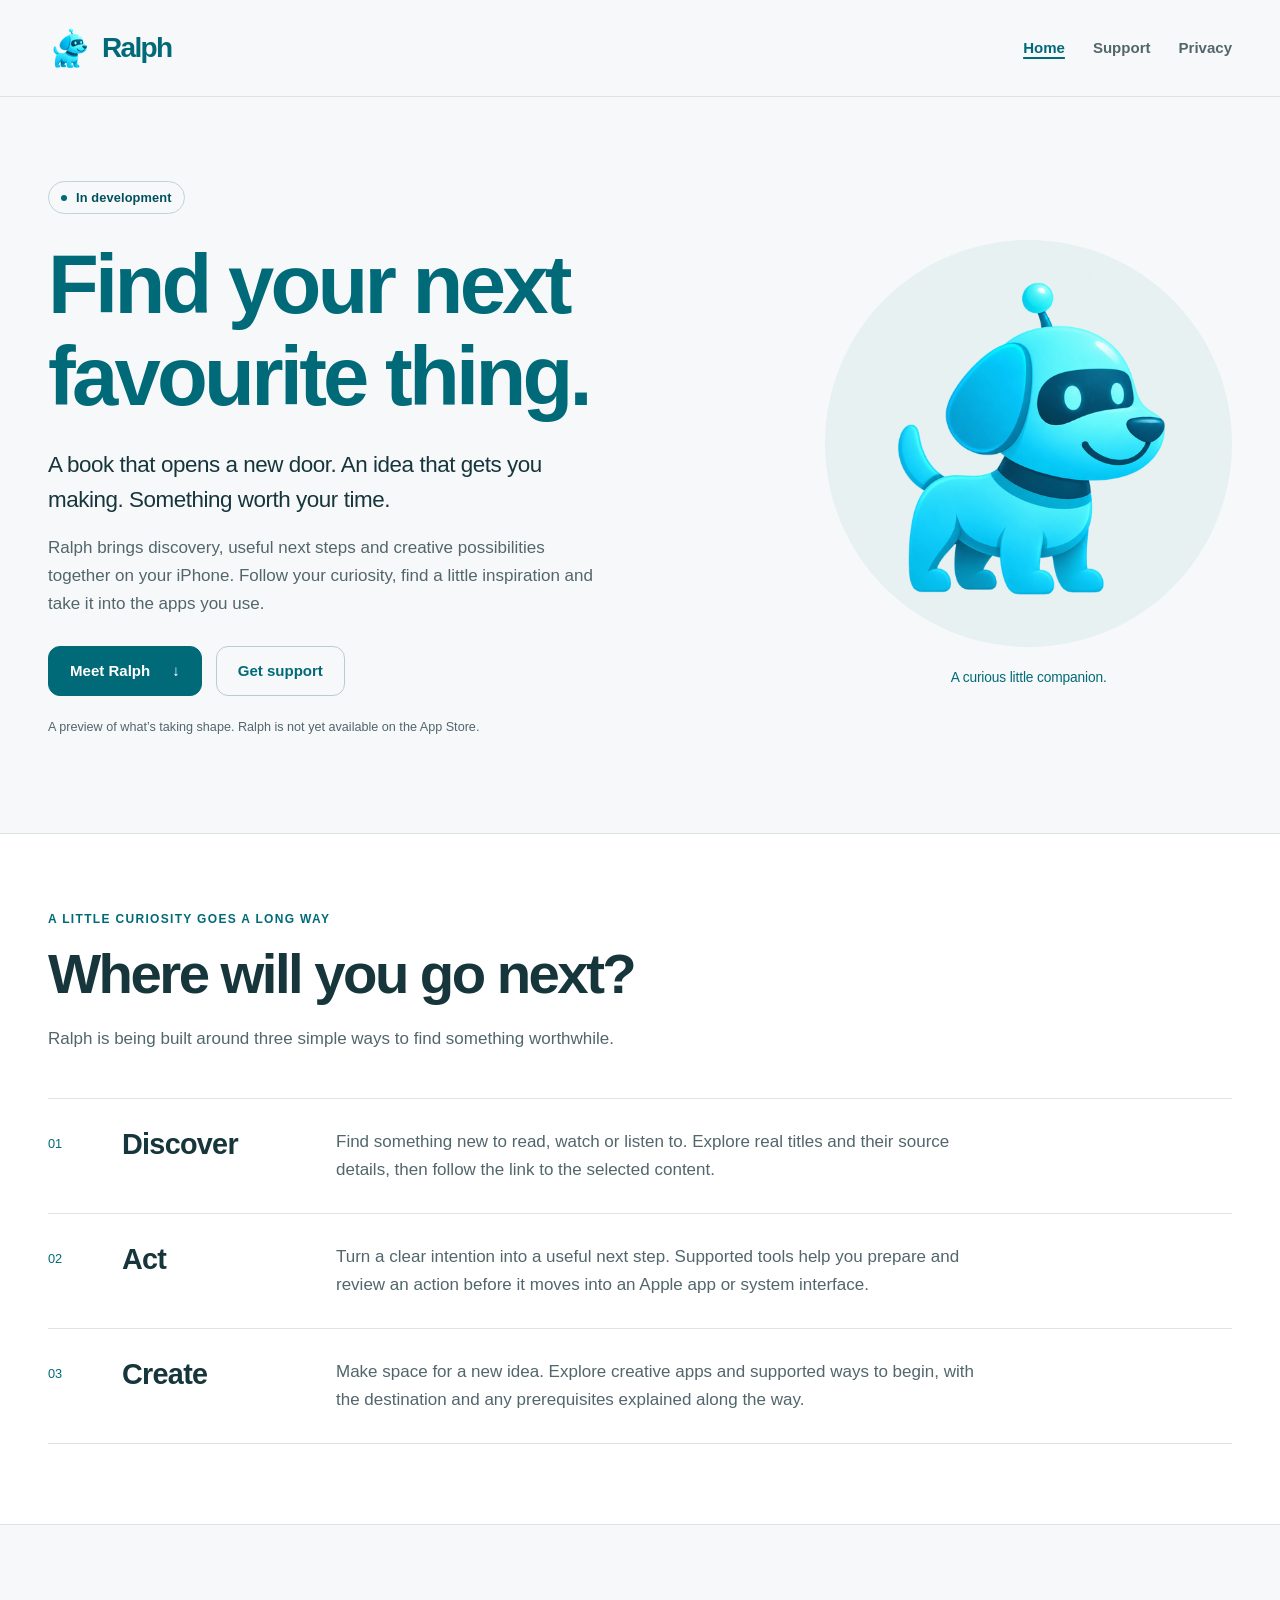
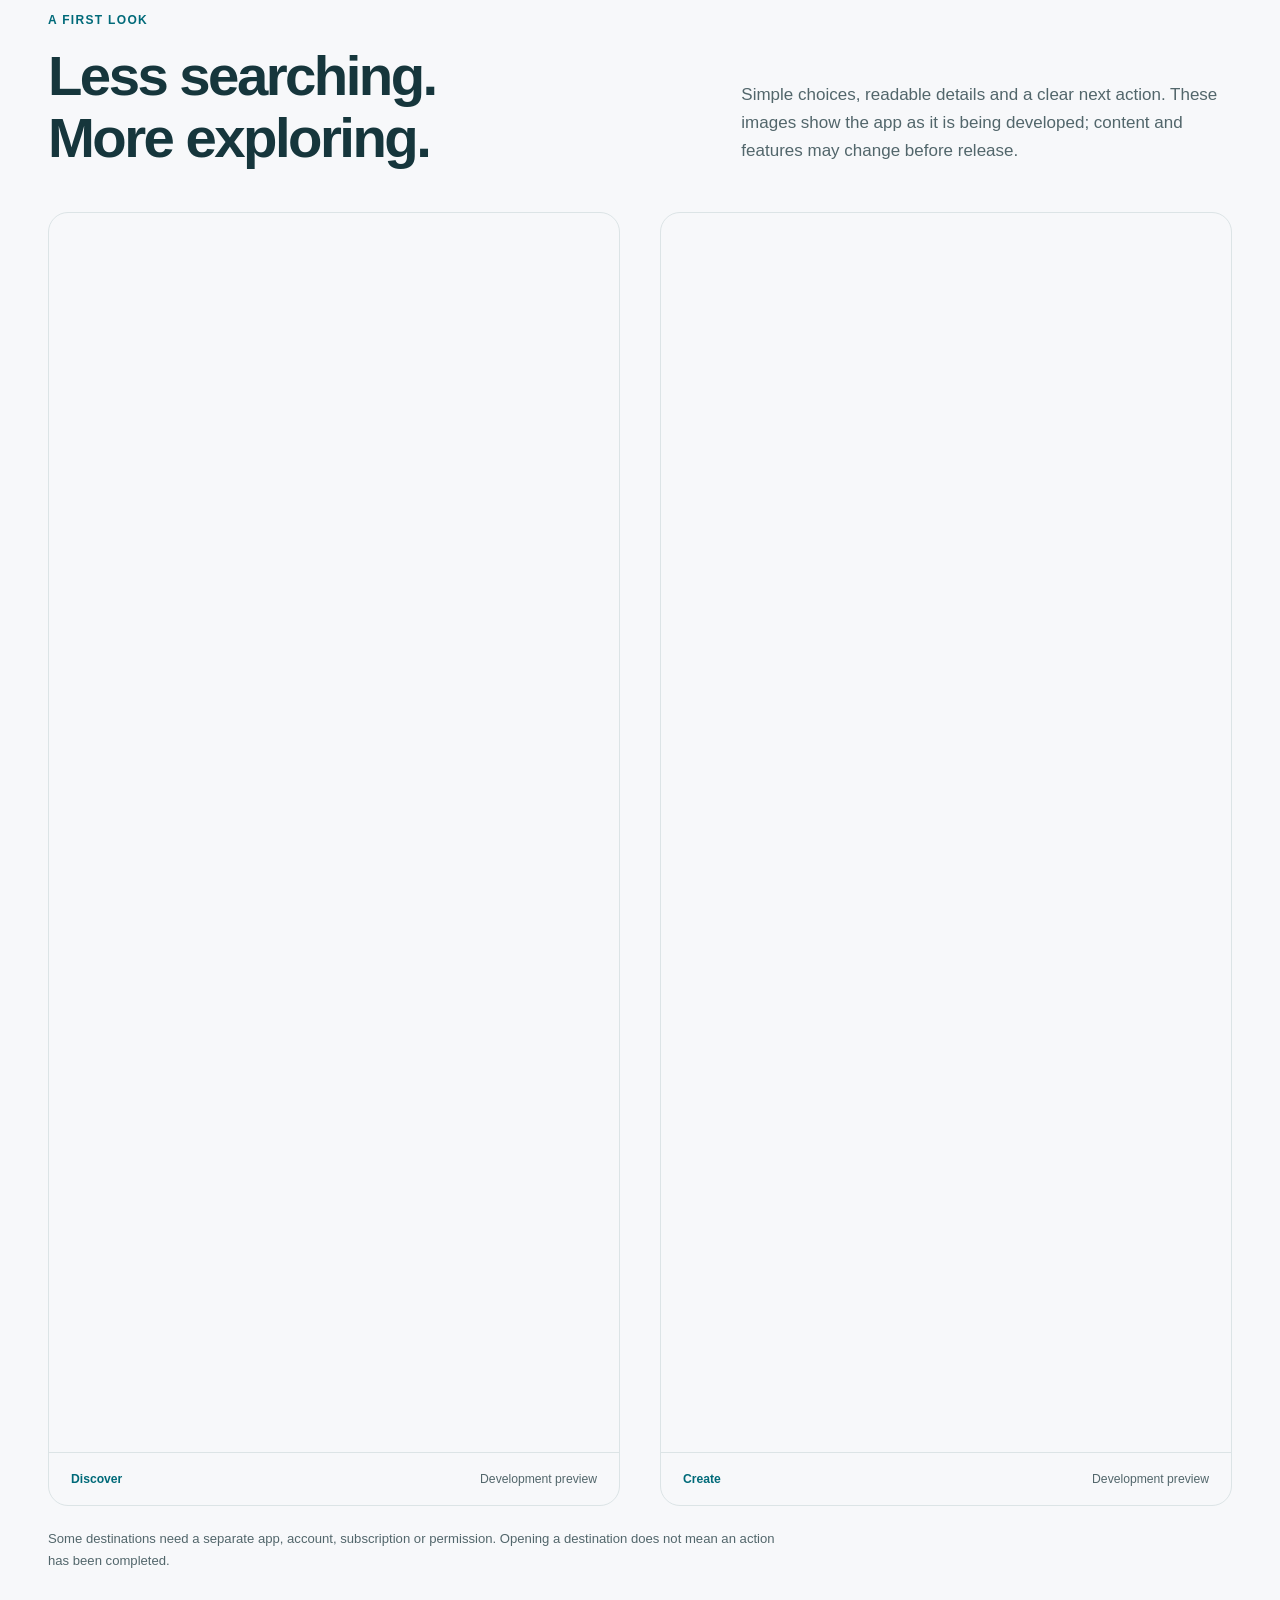
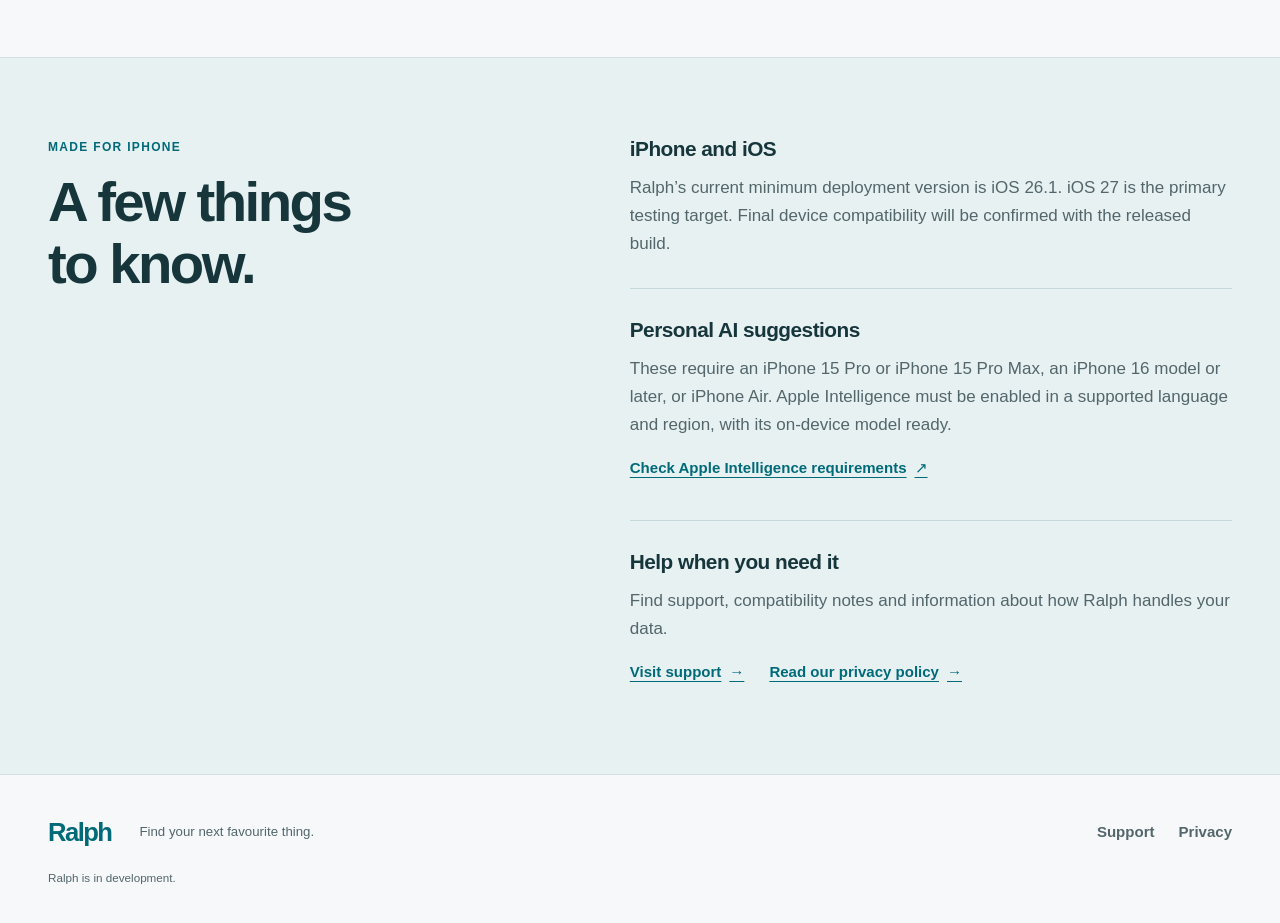
<file: index.html>
<!doctype html>
<!-- Purpose: Introduce Ralph, its current development preview and iPhone requirements. -->
<html lang="en-AU">
<head>
  <meta charset="utf-8">
  <meta name="viewport" content="width=device-width, initial-scale=1">
  <meta name="description" content="Ralph helps you find your next favourite thing. Explore a preview of Discover, Act and Create for iPhone, with support and privacy information.">
  <meta name="theme-color" content="#006A79">
  <meta http-equiv="Content-Security-Policy" content="default-src 'self'; img-src 'self'; style-src 'self'; script-src 'none'; object-src 'none'; base-uri 'none'; form-action 'none'">
  <meta property="og:title" content="Ralph — Find your next favourite thing">
  <meta property="og:description" content="A little curiosity. A worthwhile discovery. Meet Ralph, an iPhone app in development.">
  <meta property="og:type" content="website">
  <meta property="og:url" content="https://lukeb-aidev.github.io/ralph-site/">
  <meta property="og:image" content="https://lukeb-aidev.github.io/ralph-site/assets/ralph-icon.png?v=854c5dc3bb1d">
  <meta property="og:image:alt" content="Ralph’s friendly teal robot puppy">
  <link rel="canonical" href="https://lukeb-aidev.github.io/ralph-site/">
  <link rel="icon" type="image/png" sizes="64x64" href="assets/ralph-icon-64.png?v=854c5dc3bb1d">
  <link rel="icon" type="image/png" sizes="128x128" href="assets/ralph-icon-128.png?v=854c5dc3bb1d">
  <link rel="stylesheet" href="assets/styles.css">
  <title>Ralph — Find your next favourite thing</title>
</head>
<body>
  <a class="skip-link" href="#main">Skip to content</a>
  <header class="site-header">
    <div class="shell header-inner">
      <a class="brand" href="./" aria-label="Ralph home">
        <img src="assets/ralph-icon-64.png?v=854c5dc3bb1d" srcset="assets/ralph-icon-64.png?v=854c5dc3bb1d 64w, assets/ralph-icon-128.png?v=854c5dc3bb1d 128w" sizes="(max-width: 430px) 30px, (max-width: 760px) 36px, 44px" width="44" height="44" alt="">
        <span>Ralph</span>
      </a>
      <nav class="nav" aria-label="Main navigation">
        <a href="./" aria-current="page">Home</a>
        <a href="support/">Support</a>
        <a href="privacy/">Privacy</a>
      </nav>
    </div>
  </header>

  <main id="main">
    <section class="hero shell" aria-labelledby="hero-title">
      <div class="hero-copy">
        <span class="status"><span aria-hidden="true"></span> In development</span>
        <h1 id="hero-title">Find your next<br class="desktop-break"> favourite thing.</h1>
        <p class="lede">A book that opens a new door. An idea that gets you making. Something worth your time.</p>
        <p class="hero-description">Ralph brings discovery, useful next steps and creative possibilities together on your iPhone. Follow your curiosity, find a little inspiration and take it into the apps you use.</p>
        <div class="actions">
          <a class="button" href="#explore">Meet Ralph <span aria-hidden="true">↓</span></a>
          <a class="button button-secondary" href="support/">Get support</a>
        </div>
        <p class="release-note">A preview of what’s taking shape. Ralph is not yet available on the App Store.</p>
      </div>
      <div class="hero-art">
        <div class="mascot-disc">
          <img src="assets/ralph-mascot-1024.png?v=854c5dc3bb1d" srcset="assets/ralph-mascot-512.png?v=854c5dc3bb1d 512w, assets/ralph-mascot-1024.png?v=854c5dc3bb1d 1024w, assets/ralph-mascot-master.png?v=854c5dc3bb1d 1254w" sizes="(max-width: 760px) 107px, (max-width: 1050px) 30vw, 360px" width="1024" height="1024" alt="Ralph, a cheerful teal robot puppy" fetchpriority="high">
        </div>
        <p>A curious little companion.</p>
      </div>
    </section>

    <section class="explore-section" id="explore" aria-labelledby="explore-title">
      <div class="shell">
        <div class="section-intro">
          <p class="eyebrow">A little curiosity goes a long way</p>
          <h2 id="explore-title">Where will you go next?</h2>
          <p>Ralph is being built around three simple ways to find something worthwhile.</p>
        </div>
        <div class="journey-list">
          <article class="journey">
            <span class="journey-number" aria-hidden="true">01</span>
            <h3>Discover</h3>
            <p>Find something new to read, watch or listen to. Explore real titles and their source details, then follow the link to the selected content.</p>
          </article>
          <article class="journey">
            <span class="journey-number" aria-hidden="true">02</span>
            <h3>Act</h3>
            <p>Turn a clear intention into a useful next step. Supported tools help you prepare and review an action before it moves into an Apple app or system interface.</p>
          </article>
          <article class="journey">
            <span class="journey-number" aria-hidden="true">03</span>
            <h3>Create</h3>
            <p>Make space for a new idea. Explore creative apps and supported ways to begin, with the destination and any prerequisites explained along the way.</p>
          </article>
        </div>
      </div>
    </section>

    <section class="preview-section shell" aria-labelledby="preview-title">
      <div class="section-intro preview-intro">
        <div>
          <p class="eyebrow">A first look</p>
          <h2 id="preview-title">Less searching.<br>More exploring.</h2>
        </div>
        <p>Simple choices, readable details and a clear next action. These images show the app as it is being developed; content and features may change before release.</p>
      </div>
      <div class="preview-grid">
        <figure class="preview-panel">
          <img src="assets/discover-preview.png" width="1320" height="2868" alt="Development preview of Ralph’s Discover screen, showing Italian learning books with source details and links to Apple Books." loading="lazy" decoding="async">
          <figcaption><span>Discover</span> <span>Development preview</span></figcaption>
        </figure>
        <figure class="preview-panel">
          <img src="assets/create-preview.png" width="1320" height="2868" alt="Development preview of Ralph’s Create screen, showing creative apps including Apple Invites, with destinations and prerequisites." loading="lazy" decoding="async">
          <figcaption><span>Create</span> <span>Development preview</span></figcaption>
        </figure>
      </div>
      <p class="preview-note">Some destinations need a separate app, account, subscription or permission. Opening a destination does not mean an action has been completed.</p>
    </section>

    <section class="requirements-section" aria-labelledby="requirements-title">
      <div class="shell requirements-layout">
        <div>
          <p class="eyebrow">Made for iPhone</p>
          <h2 id="requirements-title">A few things<br>to know.</h2>
        </div>
        <div class="requirements-copy">
          <div class="requirement">
            <h3>iPhone and iOS</h3>
            <p>Ralph’s current minimum deployment version is iOS 26.1. iOS 27 is the primary testing target. Final device compatibility will be confirmed with the released build.</p>
          </div>
          <div class="requirement">
            <h3>Personal AI suggestions</h3>
            <p>These require an iPhone 15 Pro or iPhone 15 Pro Max, an iPhone 16 model or later, or iPhone Air. Apple Intelligence must be enabled in a supported language and region, with its on-device model ready.</p>
            <a class="text-link" href="https://support.apple.com/en-us/121115">Check Apple Intelligence requirements <span aria-hidden="true">↗</span></a>
          </div>
          <div class="requirement">
            <h3>Help when you need it</h3>
            <p>Find support, compatibility notes and information about how Ralph handles your data.</p>
            <div class="inline-links"><a class="text-link" href="support/">Visit support <span aria-hidden="true">→</span></a><a class="text-link" href="privacy/">Read our privacy policy <span aria-hidden="true">→</span></a></div>
          </div>
        </div>
      </div>
    </section>
  </main>

  <footer class="site-footer">
    <div class="shell footer-inner">
      <a class="brand" href="./" aria-label="Ralph home"><span>Ralph</span></a>
      <p>Find your next favourite thing.</p>
      <nav aria-label="Footer navigation"><a href="support/">Support</a><a href="privacy/">Privacy</a></nav>
      <small>Ralph is in development.</small>
    </div>
  </footer>
</body>
</html>
</file>
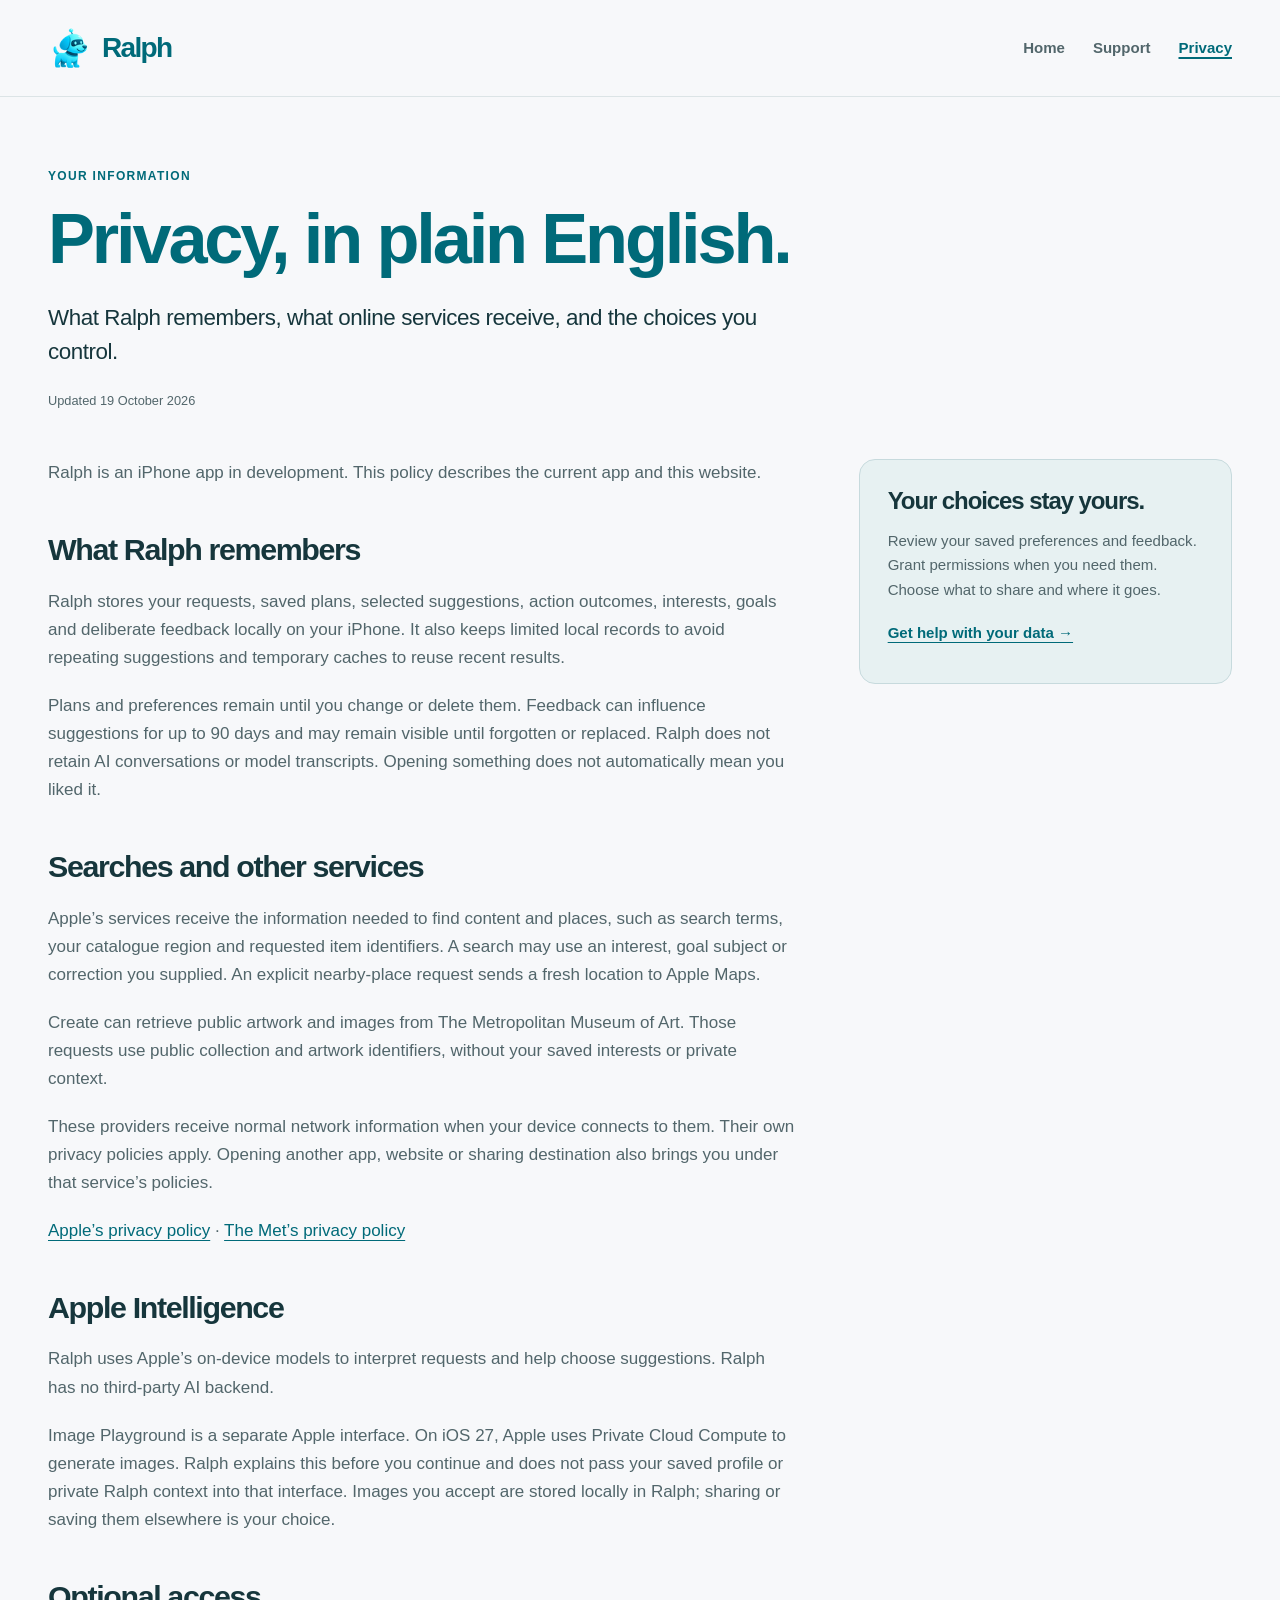
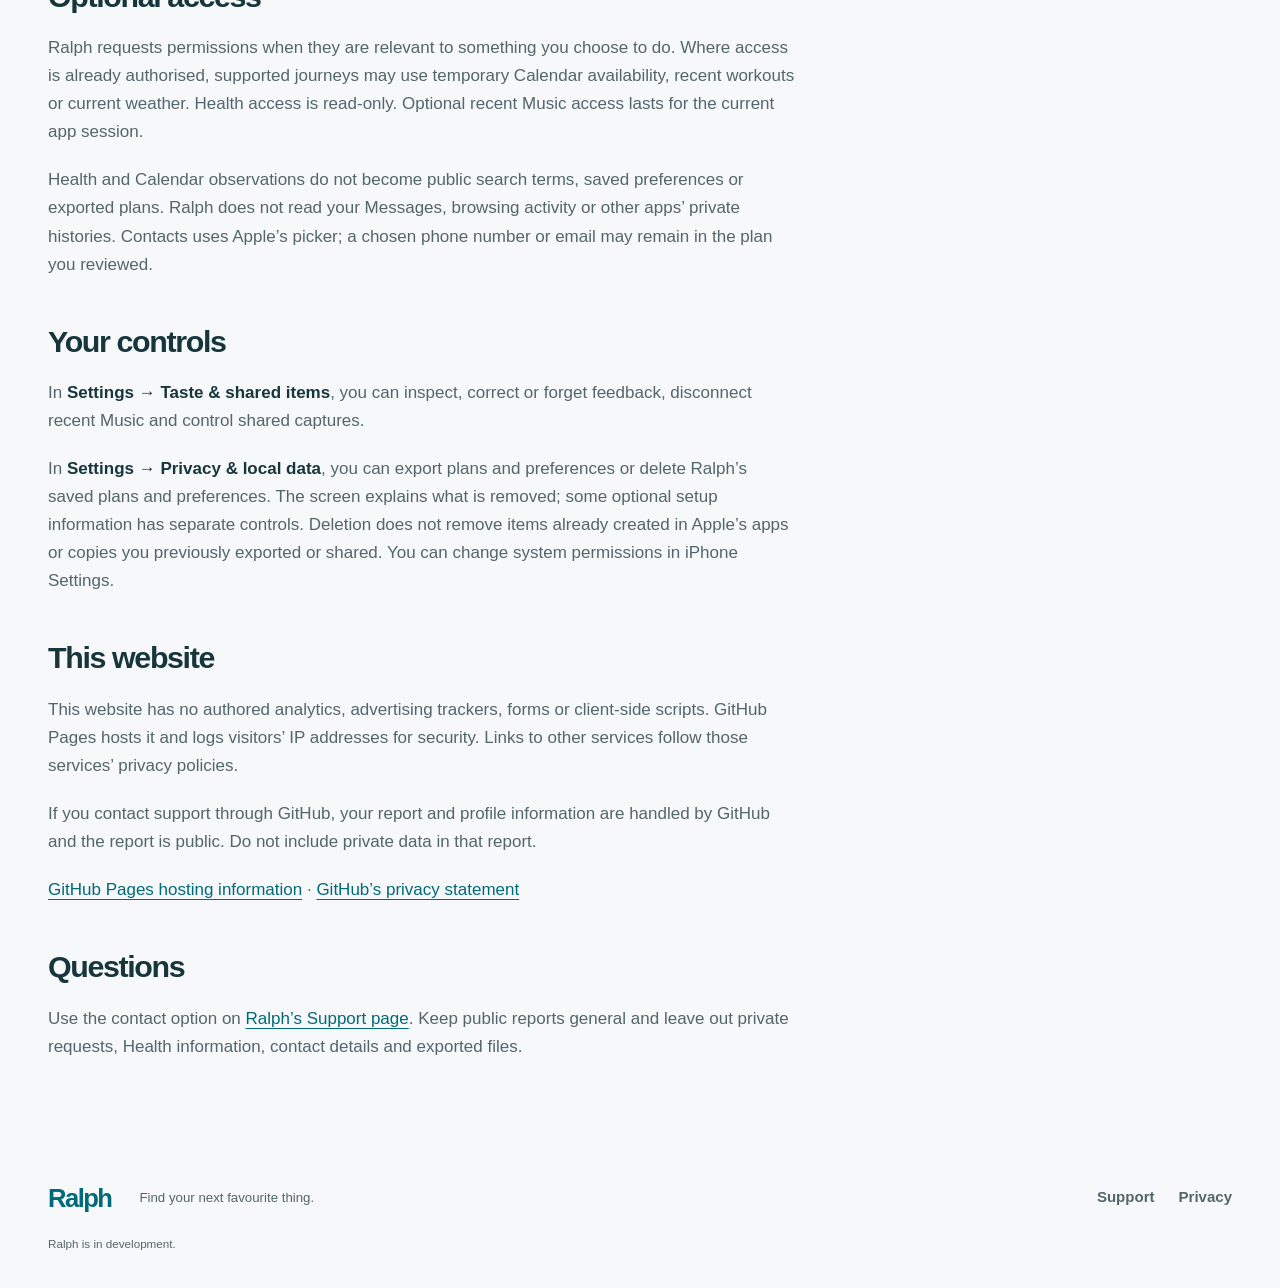
<file: privacy/index.html>
<!doctype html>
<!-- Purpose: Provide Ralph privacy information in plain English. -->
<html lang="en-AU">
<head>
  <meta charset="utf-8">
  <meta name="viewport" content="width=device-width, initial-scale=1">
  <meta name="description" content="Read how Ralph uses local storage, Apple services, optional permissions and this GitHub Pages website.">
  <meta name="theme-color" content="#006A79">
  <meta http-equiv="Content-Security-Policy" content="default-src 'self'; img-src 'self'; style-src 'self'; script-src 'none'; object-src 'none'; base-uri 'none'; form-action 'none'">
  <meta property="og:title" content="Privacy — Ralph">
  <meta property="og:description" content="Read how Ralph uses local storage, Apple services, optional permissions and this GitHub Pages website.">
  <meta property="og:type" content="website">
  <meta property="og:url" content="https://lukeb-aidev.github.io/ralph-site/privacy/">
  <meta property="og:image" content="https://lukeb-aidev.github.io/ralph-site/assets/ralph-icon.png?v=854c5dc3bb1d">
  <link rel="canonical" href="https://lukeb-aidev.github.io/ralph-site/privacy/">
  <link rel="icon" type="image/png" sizes="64x64" href="../assets/ralph-icon-64.png?v=854c5dc3bb1d">
  <link rel="icon" type="image/png" sizes="128x128" href="../assets/ralph-icon-128.png?v=854c5dc3bb1d">
  <link rel="stylesheet" href="../assets/styles.css">
  <title>Privacy — Ralph</title>
</head>
<body>
  <a class="skip-link" href="#main">Skip to content</a>
  <header class="site-header"><div class="shell header-inner">
    <a class="brand" href="../" aria-label="Ralph home"><img src="../assets/ralph-icon-64.png?v=854c5dc3bb1d" srcset="../assets/ralph-icon-64.png?v=854c5dc3bb1d 64w, ../assets/ralph-icon-128.png?v=854c5dc3bb1d 128w" sizes="(max-width: 430px) 30px, (max-width: 760px) 36px, 44px" width="44" height="44" alt=""><span>Ralph</span></a>
    <nav class="nav" aria-label="Main navigation"><a href="../">Home</a><a href="../support/">Support</a><a href="../privacy/" aria-current="page">Privacy</a></nav>
  </div></header>
  <main id="main" class="shell">
    <section class="page-hero" aria-labelledby="privacy-title">
      <p class="eyebrow">Your information</p>
      <h1 id="privacy-title">Privacy, in plain English.</h1>
      <p class="lede">What Ralph remembers, what online services receive, and the choices you control.</p>
      <p class="updated">Updated 19 October 2026</p>
    </section>
    <div class="content-layout">
      <article class="prose" aria-label="Ralph privacy policy">
        <p>Ralph is an iPhone app in development. This policy describes the current app and this website.</p>
        <h2>What Ralph remembers</h2>
        <p>Ralph stores your requests, saved plans, selected suggestions, action outcomes, interests, goals and deliberate feedback locally on your iPhone. It also keeps limited local records to avoid repeating suggestions and temporary caches to reuse recent results.</p>
        <p>Plans and preferences remain until you change or delete them. Feedback can influence suggestions for up to 90 days and may remain visible until forgotten or replaced. Ralph does not retain AI conversations or model transcripts. Opening something does not automatically mean you liked it.</p>
        <h2>Searches and other services</h2>
        <p>Apple’s services receive the information needed to find content and places, such as search terms, your catalogue region and requested item identifiers. A search may use an interest, goal subject or correction you supplied. An explicit nearby-place request sends a fresh location to Apple Maps.</p>
        <p>Create can retrieve public artwork and images from The Metropolitan Museum of Art. Those requests use public collection and artwork identifiers, without your saved interests or private context.</p>
        <p>These providers receive normal network information when your device connects to them. Their own privacy policies apply. Opening another app, website or sharing destination also brings you under that service’s policies.</p>
        <p><a href="https://www.apple.com/legal/privacy/">Apple’s privacy policy</a> · <a href="https://www.metmuseum.org/policies/privacy-policy">The Met’s privacy policy</a></p>
        <h2>Apple Intelligence</h2>
        <p>Ralph uses Apple’s on-device models to interpret requests and help choose suggestions. Ralph has no third-party AI backend.</p>
        <p>Image Playground is a separate Apple interface. On iOS 27, Apple uses Private Cloud Compute to generate images. Ralph explains this before you continue and does not pass your saved profile or private Ralph context into that interface. Images you accept are stored locally in Ralph; sharing or saving them elsewhere is your choice.</p>
        <h2>Optional access</h2>
        <p>Ralph requests permissions when they are relevant to something you choose to do. Where access is already authorised, supported journeys may use temporary Calendar availability, recent workouts or current weather. Health access is read-only. Optional recent Music access lasts for the current app session.</p>
        <p>Health and Calendar observations do not become public search terms, saved preferences or exported plans. Ralph does not read your Messages, browsing activity or other apps’ private histories. Contacts uses Apple’s picker; a chosen phone number or email may remain in the plan you reviewed.</p>
        <h2>Your controls</h2>
        <p>In <strong>Settings → Taste &amp; shared items</strong>, you can inspect, correct or forget feedback, disconnect recent Music and control shared captures.</p>
        <p>In <strong>Settings → Privacy &amp; local data</strong>, you can export plans and preferences or delete Ralph’s saved plans and preferences. The screen explains what is removed; some optional setup information has separate controls. Deletion does not remove items already created in Apple’s apps or copies you previously exported or shared. You can change system permissions in iPhone Settings.</p>
        <h2>This website</h2>
        <p>This website has no authored analytics, advertising trackers, forms or client-side scripts. GitHub Pages hosts it and logs visitors’ IP addresses for security. Links to other services follow those services’ privacy policies.</p>
        <p>If you contact support through GitHub, your report and profile information are handled by GitHub and the report is public. Do not include private data in that report.</p>
        <p><a href="https://docs.github.com/en/pages/getting-started-with-github-pages/what-is-github-pages#data-collection">GitHub Pages hosting information</a> · <a href="https://docs.github.com/en/site-policy/privacy-policies/github-general-privacy-statement">GitHub’s privacy statement</a></p>
        <h2>Questions</h2>
        <p>Use the contact option on <a href="../support/">Ralph’s Support page</a>. Keep public reports general and leave out private requests, Health information, contact details and exported files.</p>
      </article>
      <aside aria-label="Privacy at a glance">
        <section class="support-card"><h2>Your choices stay yours.</h2><p>Review your saved preferences and feedback. Grant permissions when you need them. Choose what to share and where it goes.</p><a class="text-link" href="../support/">Get help with your data →</a></section>
      </aside>
    </div></main>
  <footer class="site-footer"><div class="shell footer-inner">
    <a class="brand" href="../">Ralph</a><p>Find your next favourite thing.</p>
    <nav aria-label="Footer"><a href="../support/">Support</a><a href="../privacy/">Privacy</a></nav>
    <small>Ralph is in development.</small>
  </div></footer>
</body>
</html>
</file>
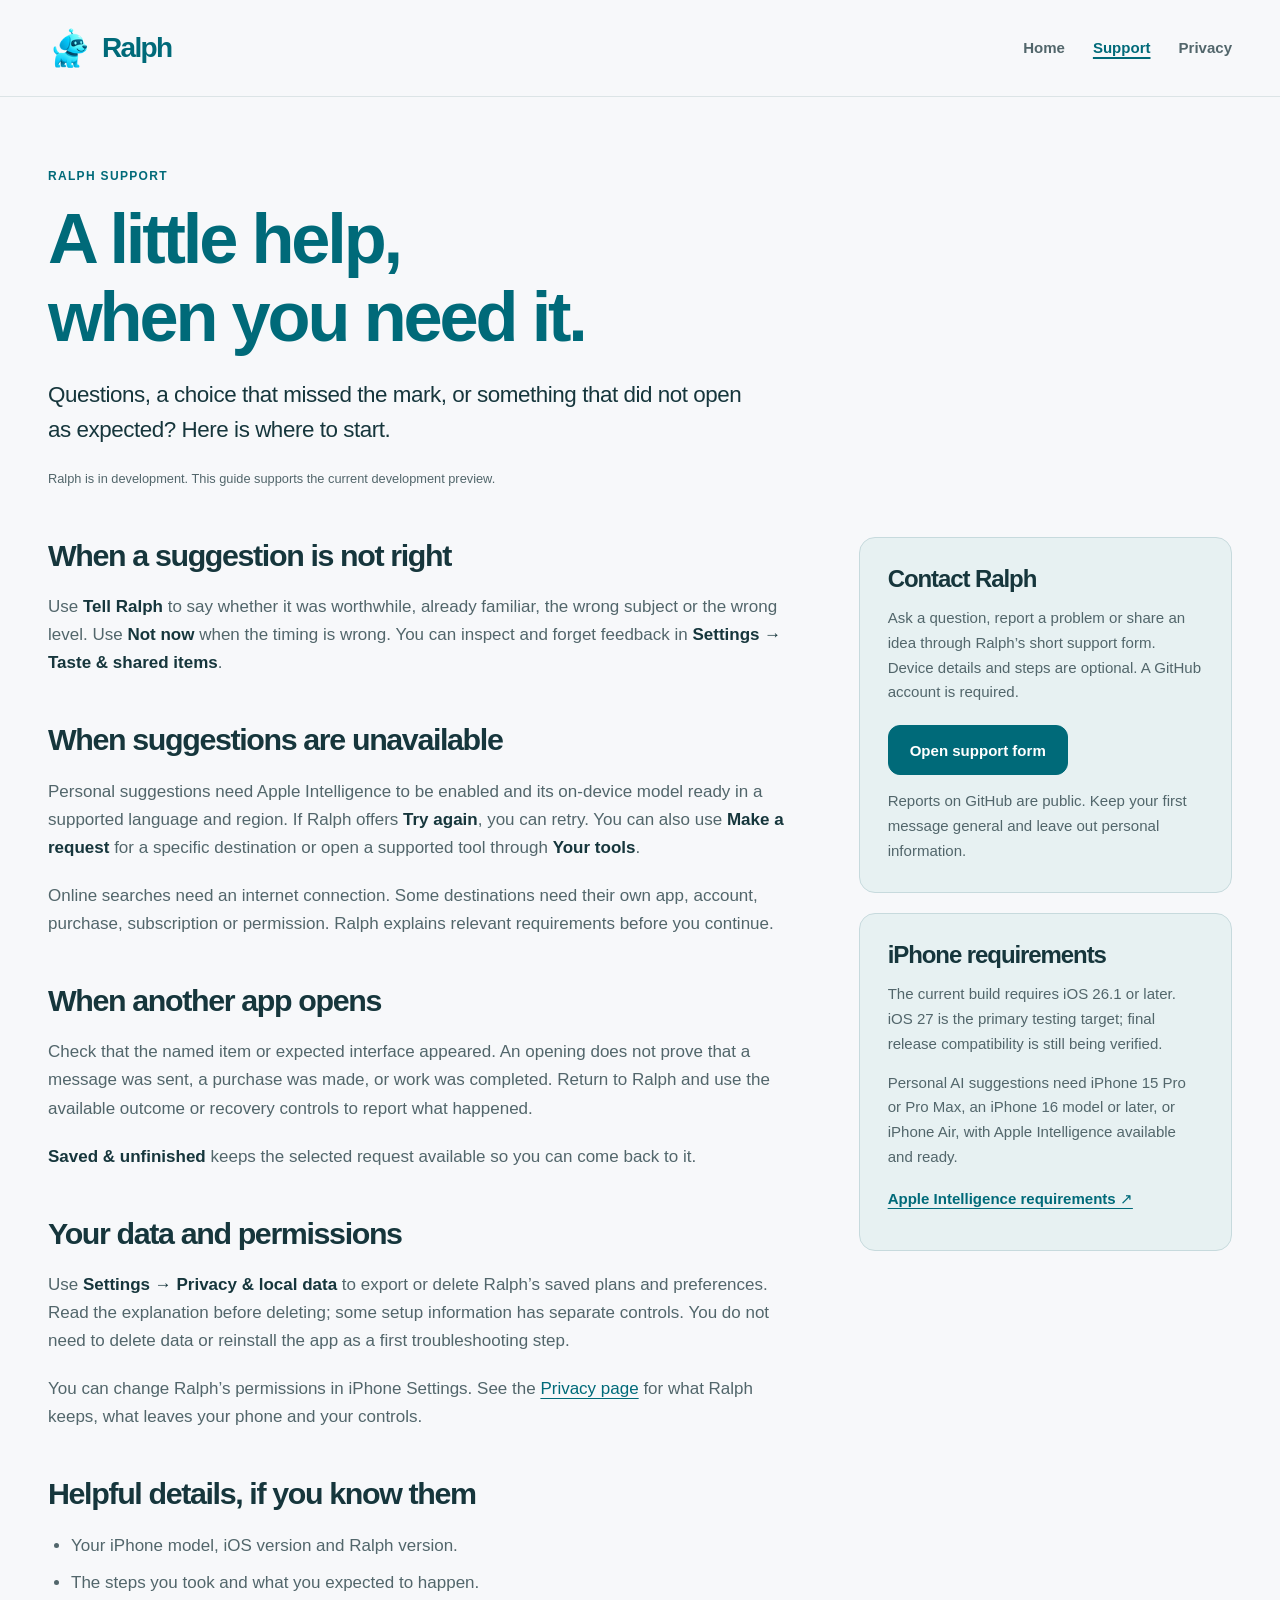
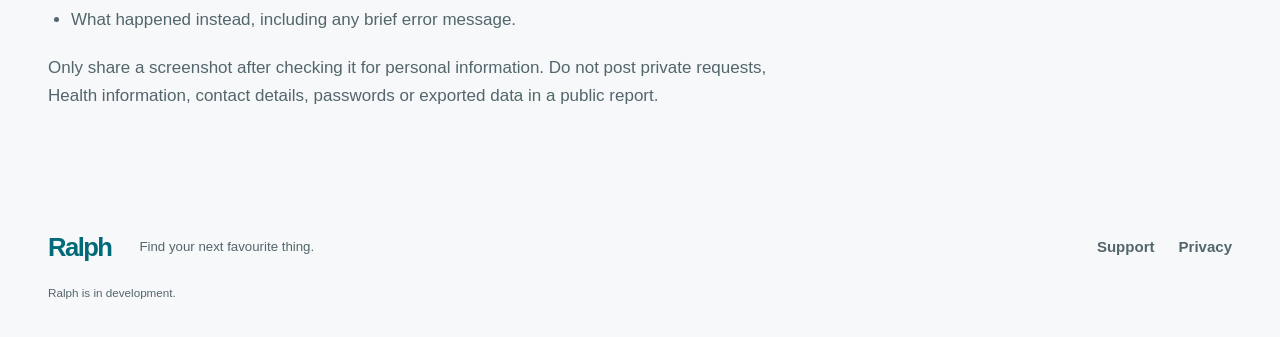
<file: support/index.html>
<!doctype html>
<!-- Purpose: Provide Ralph support information in plain English. -->
<html lang="en-AU">
<head>
  <meta charset="utf-8">
  <meta name="viewport" content="width=device-width, initial-scale=1">
  <meta name="description" content="Get help with Ralph, report an issue and understand its iPhone requirements.">
  <meta name="theme-color" content="#006A79">
  <meta http-equiv="Content-Security-Policy" content="default-src 'self'; img-src 'self'; style-src 'self'; script-src 'none'; object-src 'none'; base-uri 'none'; form-action 'none'">
  <meta property="og:title" content="Support — Ralph">
  <meta property="og:description" content="Get help with Ralph, report an issue and understand its iPhone requirements.">
  <meta property="og:type" content="website">
  <meta property="og:url" content="https://lukeb-aidev.github.io/ralph-site/support/">
  <meta property="og:image" content="https://lukeb-aidev.github.io/ralph-site/assets/ralph-icon.png?v=854c5dc3bb1d">
  <link rel="canonical" href="https://lukeb-aidev.github.io/ralph-site/support/">
  <link rel="icon" type="image/png" sizes="64x64" href="../assets/ralph-icon-64.png?v=854c5dc3bb1d">
  <link rel="icon" type="image/png" sizes="128x128" href="../assets/ralph-icon-128.png?v=854c5dc3bb1d">
  <link rel="stylesheet" href="../assets/styles.css">
  <title>Support — Ralph</title>
</head>
<body>
  <a class="skip-link" href="#main">Skip to content</a>
  <header class="site-header"><div class="shell header-inner">
    <a class="brand" href="../" aria-label="Ralph home"><img src="../assets/ralph-icon-64.png?v=854c5dc3bb1d" srcset="../assets/ralph-icon-64.png?v=854c5dc3bb1d 64w, ../assets/ralph-icon-128.png?v=854c5dc3bb1d 128w" sizes="(max-width: 430px) 30px, (max-width: 760px) 36px, 44px" width="44" height="44" alt=""><span>Ralph</span></a>
    <nav class="nav" aria-label="Main navigation"><a href="../">Home</a><a href="../support/" aria-current="page">Support</a><a href="../privacy/">Privacy</a></nav>
  </div></header>
  <main id="main" class="shell">
    <section class="page-hero" aria-labelledby="support-title">
      <p class="eyebrow">Ralph support</p>
      <h1 id="support-title">A little help,<br>when you need it.</h1>
      <p class="lede">Questions, a choice that missed the mark, or something that did not open as expected? Here is where to start.</p>
      <p class="updated">Ralph is in development. This guide supports the current development preview.</p>
    </section>
    <div class="content-layout">
      <article class="prose" aria-label="Help with Ralph">
        <h2>When a suggestion is not right</h2>
        <p>Use <strong>Tell Ralph</strong> to say whether it was worthwhile, already familiar, the wrong subject or the wrong level. Use <strong>Not now</strong> when the timing is wrong. You can inspect and forget feedback in <strong>Settings → Taste &amp; shared items</strong>.</p>
        <h2>When suggestions are unavailable</h2>
        <p>Personal suggestions need Apple Intelligence to be enabled and its on-device model ready in a supported language and region. If Ralph offers <strong>Try again</strong>, you can retry. You can also use <strong>Make a request</strong> for a specific destination or open a supported tool through <strong>Your tools</strong>.</p>
        <p>Online searches need an internet connection. Some destinations need their own app, account, purchase, subscription or permission. Ralph explains relevant requirements before you continue.</p>
        <h2>When another app opens</h2>
        <p>Check that the named item or expected interface appeared. An opening does not prove that a message was sent, a purchase was made, or work was completed. Return to Ralph and use the available outcome or recovery controls to report what happened.</p>
        <p><strong>Saved &amp; unfinished</strong> keeps the selected request available so you can come back to it.</p>
        <h2>Your data and permissions</h2>
        <p>Use <strong>Settings → Privacy &amp; local data</strong> to export or delete Ralph’s saved plans and preferences. Read the explanation before deleting; some setup information has separate controls. You do not need to delete data or reinstall the app as a first troubleshooting step.</p>
        <p>You can change Ralph’s permissions in iPhone Settings. See the <a href="../privacy/">Privacy page</a> for what Ralph keeps, what leaves your phone and your controls.</p>
        <h2>Helpful details, if you know them</h2>
        <ul><li>Your iPhone model, iOS version and Ralph version.</li><li>The steps you took and what you expected to happen.</li><li>What happened instead, including any brief error message.</li></ul>
        <p>Only share a screenshot after checking it for personal information. Do not post private requests, Health information, contact details, passwords or exported data in a public report.</p>
      </article>
      <aside aria-label="Contact and requirements">
        <section class="support-card">
          <h2>Contact Ralph</h2>
          <p>Ask a question, report a problem or share an idea through Ralph’s short support form. Device details and steps are optional. A GitHub account is required.</p>
          <a class="button" href="https://github.com/lukeb-aidev/ralph-site/issues/new?template=ralph-support.yml">Open support form</a>
          <p>Reports on GitHub are public. Keep your first message general and leave out personal information.</p>
        </section>
        <section class="support-card">
          <h2>iPhone requirements</h2>
          <p>The current build requires iOS 26.1 or later. iOS 27 is the primary testing target; final release compatibility is still being verified.</p>
          <p>Personal AI suggestions need iPhone 15 Pro or Pro Max, an iPhone 16 model or later, or iPhone Air, with Apple Intelligence available and ready.</p>
          <a class="text-link" href="https://support.apple.com/en-us/121115">Apple Intelligence requirements ↗</a>
        </section>
      </aside>
    </div></main>
  <footer class="site-footer"><div class="shell footer-inner">
    <a class="brand" href="../">Ralph</a><p>Find your next favourite thing.</p>
    <nav aria-label="Footer"><a href="../support/">Support</a><a href="../privacy/">Privacy</a></nav>
    <small>Ralph is in development.</small>
  </div></footer>
</body>
</html>
</file>
<file: assets/styles.css>
/* Purpose: Present Ralph’s responsive, accessible public information site in its native teal identity. */

:root {
  color-scheme: light;
  --teal: #006a79;
  --teal-dark: #00515d;
  --ink: #16363c;
  --muted: #52666b;
  --paper: #f7f8fa;
  --line: #dce4e6;
  --wash: #e7f1f2;
  --white: #fff;
  font-family: -apple-system, BlinkMacSystemFont, "Segoe UI", sans-serif;
  font-synthesis: none;
  text-rendering: optimizeLegibility;
  -webkit-font-smoothing: antialiased;
}

* { box-sizing: border-box; }
html { scroll-behavior: smooth; scroll-padding-top: 24px; }
body { margin: 0; background: var(--paper); color: var(--ink); font-size: 17px; line-height: 1.65; }
img { display: block; max-width: 100%; height: auto; }
a { color: var(--teal); text-underline-offset: 0.24em; }
a:hover { color: var(--teal-dark); }
a:focus-visible, summary:focus-visible { outline: 3px solid var(--teal); outline-offset: 5px; border-radius: 3px; }
button, input, textarea { font: inherit; }
h1, h2, h3, p, figure { margin: 0; }
h1, h2, h3 { letter-spacing: -0.045em; line-height: 1.1; }
h1 { font-size: clamp(3.15rem, 6.5vw, 5.55rem); font-weight: 740; color: var(--teal); }
h2 { font-size: clamp(2.2rem, 4.4vw, 3.65rem); font-weight: 700; }
h3 { font-size: 1.3rem; font-weight: 650; letter-spacing: -0.025em; }
.shell { width: min(1200px, calc(100% - 96px)); margin-inline: auto; }
.skip-link { position: absolute; z-index: 10; top: 8px; left: 8px; transform: translateY(-180%); background: var(--white); padding: 12px 20px; font-weight: 650; border: 2px solid var(--teal); border-radius: 10px; }
.skip-link:focus { transform: translateY(0); }

.site-header { border-bottom: 1px solid var(--line); }
.header-inner { display: flex; align-items: center; justify-content: space-between; gap: 24px; min-height: 96px; }
.brand { display: inline-flex; align-items: center; gap: 10px; flex-shrink: 0; min-height: 44px; text-decoration: none; font-size: 1.75rem; font-weight: 730; letter-spacing: -0.06em; }
.brand img { width: 44px; height: 44px; object-fit: contain; }
.nav { display: flex; gap: 28px; align-items: center; }
.nav a, .site-footer nav a { display: inline-flex; align-items: center; min-height: 44px; text-decoration: none; font-size: 0.94rem; font-weight: 550; color: var(--muted); }
.nav a:hover, .site-footer nav a:hover { color: var(--teal); text-decoration: underline; }
.nav a[aria-current="page"] { color: var(--teal); text-decoration: underline; text-decoration-thickness: 2px; }

.hero { display: grid; grid-template-columns: 1.5fr 0.85fr; align-items: center; gap: 60px; padding-block: 84px 96px; }
.status { display: inline-flex; gap: 9px; align-items: center; color: var(--teal-dark); font-size: 0.8rem; font-weight: 650; padding: 5px 12px; border: 1px solid #bdd4d8; border-radius: 999px; letter-spacing: 0.01em; }
.status > span { width: 6px; height: 6px; background: var(--teal); border-radius: 50%; }
.hero h1 { margin-top: 25px; }
.lede { font-size: clamp(1.15rem, 1.9vw, 1.4rem); color: var(--ink); line-height: 1.55; letter-spacing: -0.02em; }
.hero .lede { margin-top: 26px; max-width: 560px; }
.hero-description { max-width: 550px; color: var(--muted); margin-top: 16px; }
.actions { display: flex; align-items: center; flex-wrap: wrap; gap: 14px; margin-top: 28px; }
.button { display: inline-flex; align-items: center; justify-content: center; gap: 22px; min-height: 50px; padding: 10px 21px; border: 1px solid var(--teal); background: var(--teal); color: var(--white); border-radius: 12px; font-size: 0.94rem; line-height: 1.4; font-weight: 650; text-decoration: none; }
.button:hover { color: var(--white); background: var(--teal-dark); border-color: var(--teal-dark); }
.button-secondary { background: transparent; border-color: #b8cdd0; color: var(--teal); }
.button-secondary:hover { background: var(--wash); border-color: var(--teal); color: var(--teal-dark); }
.release-note { margin-top: 21px; color: var(--muted); font-size: 0.79rem; max-width: 475px; line-height: 1.6; }
.hero-art { margin-top: 12px; text-align: center; }
.mascot-disc { background: var(--wash); border-radius: 50%; width: 100%; aspect-ratio: 1; display: grid; place-items: center; }
.mascot-disc img { width: 86%; margin-top: -3%; }
.hero-art p { color: var(--teal); font-size: 0.86rem; letter-spacing: -0.01em; margin-top: 20px; }

.explore-section { background: var(--white); padding-block: 76px 80px; border-block: 1px solid var(--line); }
.eyebrow { color: var(--teal); font-size: 0.75rem; font-weight: 700; text-transform: uppercase; letter-spacing: 0.11em; line-height: 1.6; margin-bottom: 14px; }
.section-intro > p:last-child { max-width: 620px; margin-top: 20px; color: var(--muted); }
.journey-list { margin-top: 45px; }
.journey { display: grid; grid-template-columns: 50px 190px 1fr; align-items: start; gap: 24px; padding-block: 29px; border-top: 1px solid var(--line); }
.journey:last-child { border-bottom: 1px solid var(--line); }
.journey-number { font-size: 0.8rem; color: var(--teal); padding-top: 5px; font-variant-numeric: tabular-nums; }
.journey h3 { font-size: 1.8rem; font-weight: 620; padding-top: 1px; }
.journey p { color: var(--muted); max-width: 640px; }

.preview-section { padding-block: 86px; }
.preview-intro { display: grid; grid-template-columns: 1fr 0.8fr; align-items: end; gap: 80px; }
.preview-intro > p:last-child { margin: 0 0 3px; }
.preview-grid { display: grid; grid-template-columns: 1fr 1fr; gap: 40px; margin-top: 44px; }
.preview-panel { overflow: hidden; border: 1px solid var(--line); border-radius: 20px; background: var(--paper); }
.preview-panel img { width: 100%; }
.preview-panel figcaption { display: flex; justify-content: space-between; align-items: center; gap: 12px; padding: 16px 22px; border-top: 1px solid var(--line); font-size: 0.76rem; color: var(--muted); }
.preview-panel figcaption span:first-child { font-weight: 650; color: var(--teal); }
.preview-note { color: var(--muted); font-size: 0.82rem; max-width: 740px; margin-top: 22px; }

.requirements-section { background: var(--wash); padding-block: 80px; border-block: 1px solid #d3e1e3; }
.requirements-layout { display: grid; grid-template-columns: 0.8fr 1fr; gap: 100px; }
.requirement + .requirement { margin-top: 30px; padding-top: 30px; border-top: 1px solid #c5d9dc; }
.requirement p { color: var(--muted); margin-top: 13px; }
.text-link { display: inline-flex; align-items: center; gap: 8px; min-height: 44px; padding-block: 8px; font-size: 0.94rem; font-weight: 600; line-height: 1.5; }
.requirement .text-link { margin-top: 7px; }
.inline-links { display: flex; gap: 12px 25px; flex-wrap: wrap; }

.site-footer { padding-block: 35px; }
.footer-inner { display: flex; align-items: center; flex-wrap: wrap; gap: 14px 28px; }
.site-footer .brand { font-size: 1.6rem; }
.site-footer p { font-size: 0.83rem; color: var(--muted); margin-right: auto; }
.site-footer nav { display: flex; gap: 24px; }
.site-footer small { width: 100%; color: var(--muted); font-size: 0.73rem; }

/* Shared support and privacy page structure. */
.page-hero { max-width: 820px; padding-block: 70px 48px; }
.page-hero h1 { font-size: clamp(2.8rem, 5.5vw, 4.5rem); }
.page-hero .lede { max-width: 710px; margin-top: 23px; }
.page-hero .status { margin-bottom: 22px; }
.content-layout { display: grid; grid-template-columns: minmax(0, 2fr) minmax(240px, 1fr); align-items: start; gap: 64px; padding-bottom: 80px; }
.prose { max-width: 800px; }
.prose > * + * { margin-top: 20px; }
.prose h2 { font-size: 1.9rem; line-height: 1.2; margin-top: 44px; }
.prose h3 { margin-top: 30px; }
.prose h2:first-child, .prose h3:first-child { margin-top: 0; }
.prose p, .prose li { color: var(--muted); }
.prose ul, .prose ol { padding-left: 23px; }
.prose li + li { margin-top: 9px; }
.prose strong { color: var(--ink); font-weight: 650; }
.prose a { overflow-wrap: anywhere; }
.prose hr { border: 0; border-top: 1px solid var(--line); margin-block: 36px; }
.support-card { padding: 28px; border: 1px solid #c7dadd; background: var(--wash); border-radius: 16px; }
.support-card + .support-card { margin-top: 20px; }
.support-card h2 { font-size: 1.5rem; }
.support-card p { margin-top: 14px; color: var(--muted); font-size: 0.94rem; }
.support-card .button { margin-top: 20px; }
.support-card .text-link { margin-top: 8px; }
.support-card ul { padding-left: 20px; font-size: 0.94rem; color: var(--muted); }
.support-card li + li { margin-top: 8px; }
.updated { font-size: 0.8rem; color: var(--muted); margin-top: 20px; }

@media (min-width: 1500px) { .hero { padding-block: 105px 115px; } }
@media (max-width: 1050px) {
  .shell { width: calc(100% - 64px); }
  .hero { gap: 32px; grid-template-columns: 1.6fr 0.9fr; padding-block: 68px 76px; }
  h1 { font-size: clamp(3rem, 6.8vw, 4.7rem); }
  .journey { grid-template-columns: 40px 155px 1fr; gap: 20px; }
  .preview-intro, .requirements-layout { gap: 48px; }
  .preview-grid { gap: 25px; }
  .content-layout { gap: 34px; }
}
@media (max-width: 760px) {
  .shell { width: calc(100% - 40px); }
  .header-inner { min-height: 82px; gap: 15px; }
  .brand { font-size: 1.55rem; gap: 6px; }
  .brand img { width: 36px; height: 36px; }
  .nav { gap: 17px; }
  .nav a { font-size: 0.84rem; }
  .hero { grid-template-columns: 1fr; gap: 38px; padding-block: 47px 55px; }
  h1 { font-size: clamp(3rem, 9.7vw, 4.8rem); max-width: 630px; }
  .hero .lede { margin-top: 23px; font-size: 1.18rem; }
  .hero-description { max-width: 600px; }
  .hero-art { display: flex; align-items: center; justify-content: flex-start; gap: 23px; margin: 0; }
  .mascot-disc { width: 124px; flex-shrink: 0; }
  .hero-art p { max-width: 120px; margin: 0; text-align: left; font-size: 0.9rem; }
  .explore-section { padding-block: 53px 56px; }
  .section-intro > p:last-child { margin-top: 18px; }
  .journey-list { margin-top: 29px; }
  .journey { grid-template-columns: 32px 1fr; gap: 10px 12px; padding-block: 24px; }
  .journey h3 { font-size: 1.65rem; }
  .journey p { grid-column: 2; }
  .preview-section { padding-block: 56px; }
  .preview-intro { grid-template-columns: 1fr; gap: 22px; }
  .preview-grid { gap: 20px; margin-top: 29px; }
  .preview-panel { border-radius: 14px; }
  .preview-panel figcaption { flex-direction: column; align-items: flex-start; gap: 2px; padding: 13px; font-size: 0.7rem; }
  .requirements-section { padding-block: 54px; }
  .requirements-layout { grid-template-columns: 1fr; gap: 32px; }
  .requirements-layout h2 br { display: none; }
  .requirement + .requirement { margin-top: 24px; padding-top: 24px; }
  .footer-inner { gap: 8px 18px; }
  .site-footer p { flex: 1; }
  .site-footer nav { width: 100%; gap: 25px; }
  .site-footer small { margin-top: 4px; }
  .page-hero { padding-block: 47px 35px; }
  .content-layout { grid-template-columns: 1fr; gap: 35px; padding-bottom: 55px; }
  .support-card { padding: 24px; }
}
@media (max-width: 430px) {
  body { font-size: 16px; }
  .shell { width: calc(100% - 36px); }
  .header-inner { flex-wrap: wrap; justify-content: center; gap: 0 20px; padding-block: 12px 9px; }
  .header-inner .brand { margin-right: auto; }
  .nav { gap: 16px; }
  .nav a { font-size: 0.8rem; }
  .brand { font-size: 1.45rem; }
  .brand img { width: 30px; height: 30px; }
  .hero { padding-top: 36px; }
  .hero h1 { font-size: clamp(2.8rem, 10.1vw, 3.5rem); margin-top: 23px; }
  .desktop-break { display: none; }
  .actions { gap: 12px; }
  .button { padding-inline: 17px; }
  .preview-grid { grid-template-columns: 1fr; gap: 25px; }
  .preview-panel figcaption { flex-direction: row; align-items: center; font-size: 0.75rem; padding: 15px 18px; }
  .site-footer p { flex-basis: 100%; order: 1; }
  .site-footer nav { width: auto; margin-left: auto; }
  .site-footer small { order: 2; }
}
@media (prefers-reduced-motion: reduce) { html { scroll-behavior: auto; } }
@media print {
  .site-header, .site-footer, .actions, .hero-art, .preview-section, .skip-link { display: none; }
  body { background: white; color: black; }
  .shell { width: 100%; }
  .hero, .explore-section, .requirements-section, .page-hero { padding-block: 24px; }
  .hero, .requirements-layout, .content-layout { display: block; }
  .requirements-copy { margin-top: 25px; }
  a { color: black; }
}
</file>
